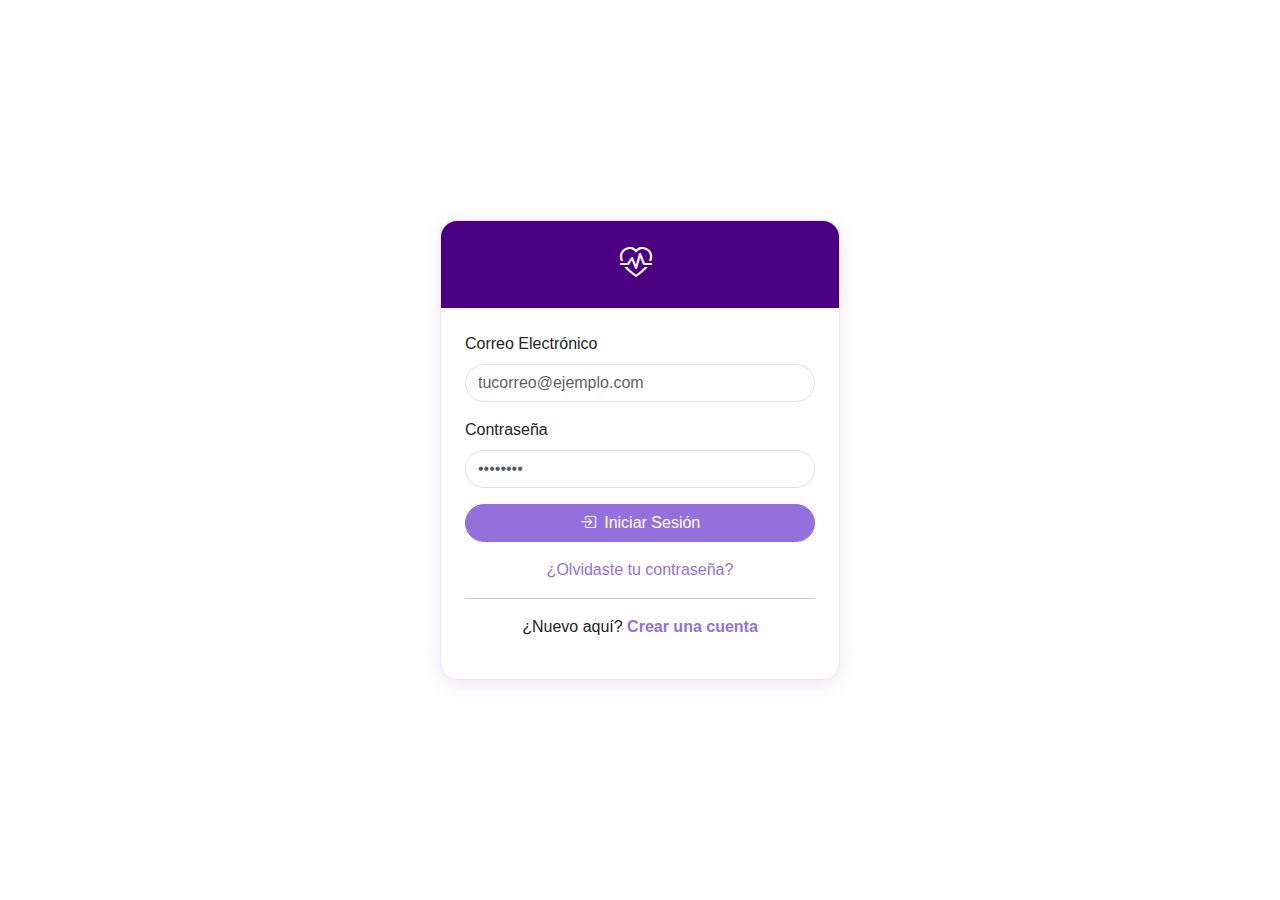
<file: login.html>
<!DOCTYPE html>
<html lang="en">

<head>
    <meta charset="UTF-8" />
    <meta name="viewport" content="width=device-width, initial-scale=1.0" />
    <title>Login - Salud y Control de Calorías</title>

    <!-- Bootstrap -->
    <link href="https://cdn.jsdelivr.net/npm/bootstrap@5.3.3/dist/css/bootstrap.min.css" rel="stylesheet">
    <link href="https://cdn.jsdelivr.net/npm/bootstrap-icons@1.10.5/font/bootstrap-icons.css" rel="stylesheet">

    <!-- CSS local -->
    <link href="css/login.css" rel="stylesheet">
</head>

<body>

    <div class="card login-card">
        <div class="login-header text-center">
            <h2><i class="bi bi-heart-pulse me-2"></i></h2>
        </div>

        <div class="card-body p-4">
            <form id="loginForm">
                <div class="mb-3">
                    <label for="email" class="form-label">Correo Electrónico</label>
                    <input type="email" id="email" class="form-control rounded-pill"
                        placeholder="tucorreo@ejemplo.com" required>
                </div>

                <div class="mb-3">
                    <label for="password" class="form-label">Contraseña</label>
                    <input type="password" id="password" class="form-control rounded-pill"
                        placeholder="••••••••" required>
                </div>

                <div class="d-grid mb-3">
                    <button type="submit" class="btn btn-custom rounded-pill">
                        <i class="bi bi-box-arrow-in-right me-1"></i> Iniciar Sesión
                    </button>
                </div>

                <div class="text-center">
                    <a href="#" class="text-decoration-none text-success">¿Olvidaste tu contraseña?</a>
                </div>

                <hr>

                <div class="text-center">
                    <p>¿Nuevo aquí?
                        <a href="register.html"
                           class="text-decoration-none text-success fw-semibold">
                            Crear una cuenta
                        </a>
                    </p>
                </div>

                <!-- Mensajes -->
                <div id="mensaje" class="alert alert-success mt-4 d-none"></div>
                <div id="error" class="alert alert-danger text-center d-none"></div>
            </form>
        </div>
    </div>

    <!-- JS -->
    <script src="js/login.js"></script>
    <script src="js/desvanecer.js"></script>
    <script src="https://cdn.jsdelivr.net/npm/bootstrap@5.3.3/dist/js/bootstrap.bundle.min.js"></script>
</body>

</html>
</file>
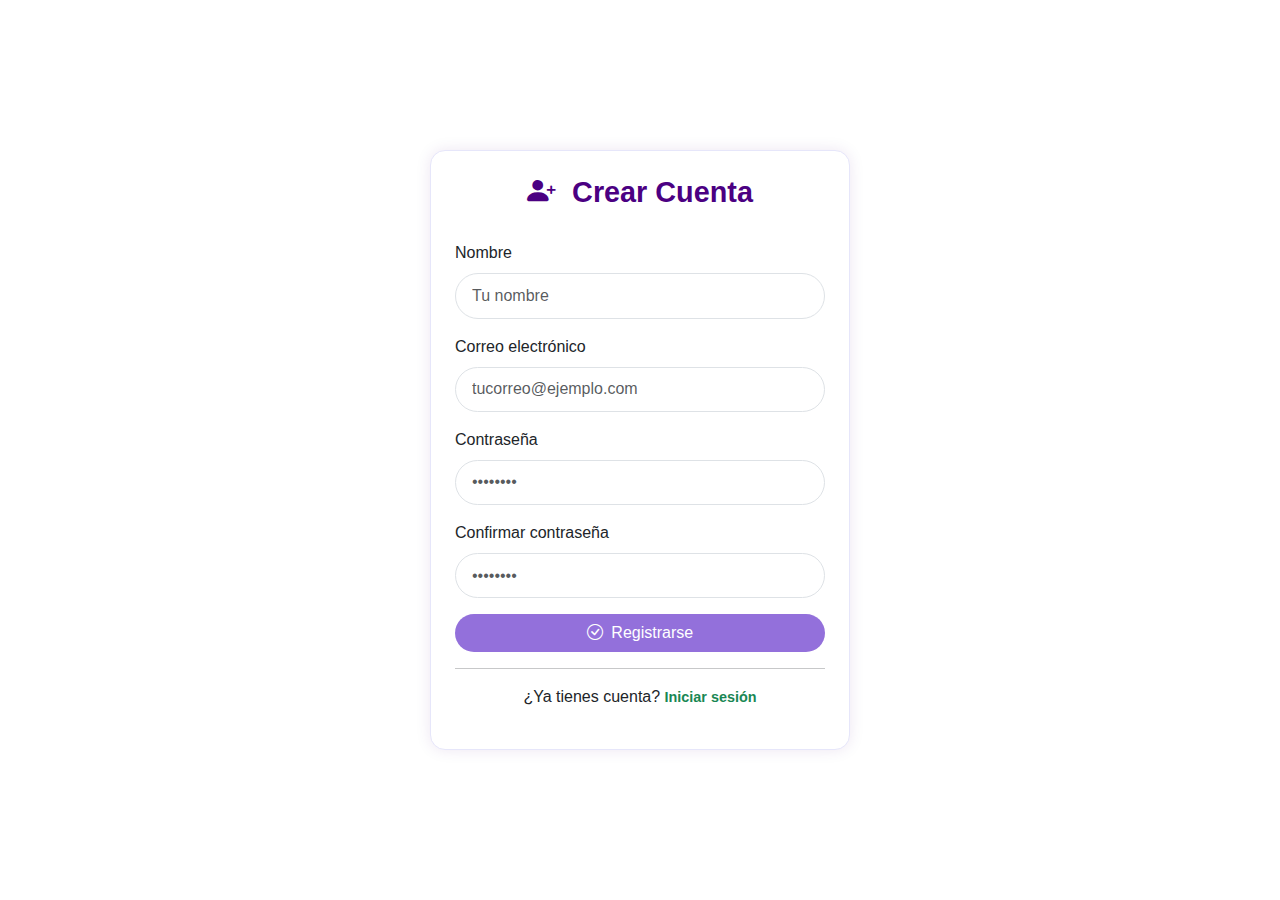
<file: register.html>
<!DOCTYPE html>
<html lang="es">

<head>
    <meta charset="UTF-8" />
    <meta name="viewport" content="width=device-width, initial-scale=1.0" />
    <title>Registro - Salud y Control de Calorías</title>

    <!-- Bootstrap -->
    <link href="https://cdn.jsdelivr.net/npm/bootstrap@5.3.3/dist/css/bootstrap.min.css" rel="stylesheet" />
    <link href="https://cdn.jsdelivr.net/npm/bootstrap-icons@1.10.5/font/bootstrap-icons.css" rel="stylesheet" />

    <!-- CSS local -->
    <link href="css/register.css" rel="stylesheet" />
</head>

<body>

    <div class="card login-card">
        <div class="login-header text-center">
            <h2><i class="bi bi-person-plus-fill me-2"></i> Crear Cuenta</h2>
        </div>
        <div class="card-body p-4">
            <form id="registerForm" onsubmit="return validarPasswords()">
                <div class="mb-3">
                    <label for="name" class="form-label">Nombre</label>
                    <input type="text" id="name" class="form-control rounded-pill" placeholder="Tu nombre" required />
                </div>

                <div class="mb-3">
                    <label for="email" class="form-label">Correo electrónico</label>
                    <input type="email" id="email" class="form-control rounded-pill" placeholder="tucorreo@ejemplo.com" required />
                </div>

                <div class="mb-3">
                    <label for="password" class="form-label">Contraseña</label>
                    <input type="password" id="password" class="form-control rounded-pill" placeholder="••••••••" required />
                </div>

                <div class="mb-3">
                    <label for="confirmPassword" class="form-label">Confirmar contraseña</label>
                    <input type="password" id="confirmPassword" class="form-control rounded-pill" placeholder="••••••••" required />
                </div>

                <div class="d-grid mb-3">
                    <button type="submit" class="btn btn-custom rounded-pill">
                        <i class="bi bi-check-circle me-1"></i> Registrarse
                    </button>
                </div>

                <hr />
                <div class="text-center">
                    <p>¿Ya tienes cuenta? 
                        <a href="login.html" class="text-decoration-none text-success fw-semibold">Iniciar sesión</a>
                    </p>
                </div>

                <!-- Mensajes de error -->
                <div id="error" class="alert alert-danger mt-4 d-none"></div>
            </form>
        </div>
    </div>

    <script>
        function validarPasswords() {
            const pass = document.getElementById("password").value;
            const confirm = document.getElementById("confirmPassword").value;

            if (pass !== confirm) {
                alert("Las contraseñas no coinciden");
                return false;
            }
            return true;
        }
    </script>

    <!-- JS del registro -->
    <script src="js/register.js"></script>
    <script src="https://cdn.jsdelivr.net/npm/bootstrap@5.3.3/dist/js/bootstrap.bundle.min.js"></script>
</body>

</html>
</file>
<file: css/login.css>
body {
        background: #FFFFFF; /* White */
        min-height: 100vh;
        display: flex;
        align-items: center;
        justify-content: center;
        font-family: 'Nunito', sans-serif;
    }

    .login-card {
        max-width: 400px;
        width: 100%;
        border: 1px solid #E6E6FA; /* Light purple */
        border-radius: 1rem;
        box-shadow: 0 4px 20px rgba(75, 0, 130, 0.1); /* Dark purple shadow */
        background-color: #FFFFFF; /* White */
    }

    .login-header {
        background-color: #4B0082; /* Dark purple */
        border-top-left-radius: 1rem;
        border-top-right-radius: 1rem;
        color: #FFFFFF; /* White */
    }

    .login-header h2 {
        margin: 0;
        padding: 1.5rem;
        font-weight: bold;
    }

    .btn-custom {
        background-color: #9370DB; /* Medium purple */
        color: #FFFFFF; /* White */
        border: 1px solid #9370DB;
    }

    .btn-custom:hover {
        background-color: #8A2BE2; /* Blue violet */
        color: #FFFFFF;
    }

    .form-control:focus {
        border-color: #4B0082; /* Dark purple */
        box-shadow: 0 0 0 0.2rem rgba(75, 0, 130, 0.25);
    }

    /* Override Bootstrap classes for purple and white theme */
    .text-success {
        color: #9370DB !important; /* Medium purple */
    }

    .alert-success {
        background-color: #E6E6FA; /* Light purple */
        border-color: #9370DB; /* Medium purple */
        color: #4B0082; /* Dark purple */
    }

    .alert-danger {
        background-color: #E6E6FA; /* Light purple */
        border-color: #9370DB; /* Medium purple */
        color: #4B0082; /* Dark purple */
    }
</file>
<file: css/register.css>
/* Centrar la tarjeta en la pantalla */
body {
    background: #FFFFFF; /* White */
    display: flex;
    justify-content: center;
    align-items: center;
    height: 100vh;
    font-family: "Segoe UI", Tahoma, Geneva, Verdana, sans-serif;
    margin: 0;
}

/* Estilo para la tarjeta del formulario */
.login-card {
    width: 100%;
    max-width: 420px;
    background: #FFFFFF; /* White */
    border: 1px solid #E6E6FA; /* Light purple */
    border-radius: 15px;
    box-shadow: 0 0 15px rgba(75, 0, 130, 0.1); /* Dark purple shadow */
}

/* Encabezado */
.login-header {
    padding: 1.5rem 1rem 0 1rem;
}

.login-header h2 {
    font-size: 1.8rem;
    font-weight: 600;
    color: #4B0082; /* Dark purple */
}

/* Botón personalizado */
.btn-custom {
    background-color: #9370DB; /* Medium purple */
    color: #FFFFFF; /* White */
    font-weight: 500;
    transition: background-color 0.3s ease;
}

.btn-custom:hover {
    background-color: #8A2BE2; /* Blue violet */
}

/* Campos redondeados */
.form-control.rounded-pill {
    padding: 0.6rem 1rem;
}

/* Enlaces */
a {
    font-size: 0.9rem;
}

/* Responsive para móviles */
@media (max-width: 576px) {
    .login-card {
        margin: 1rem;
    }
}
</file>
